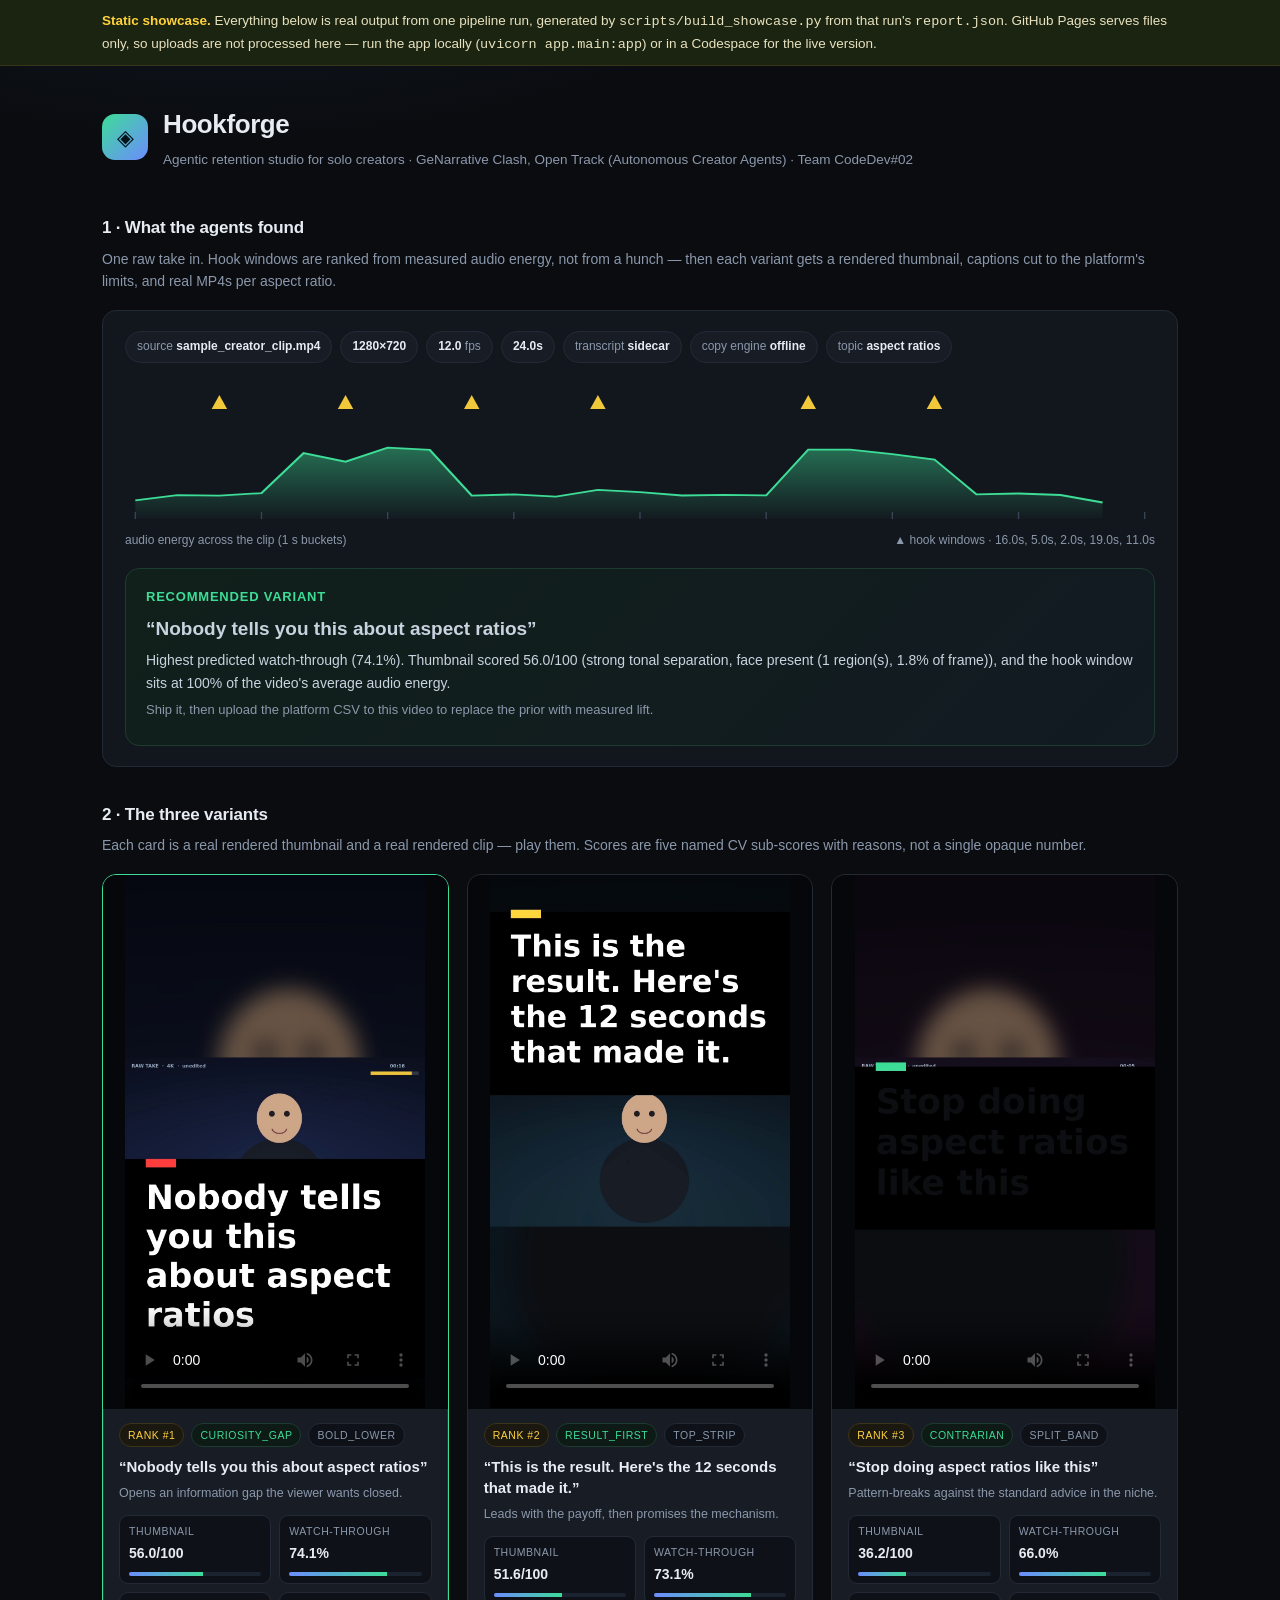
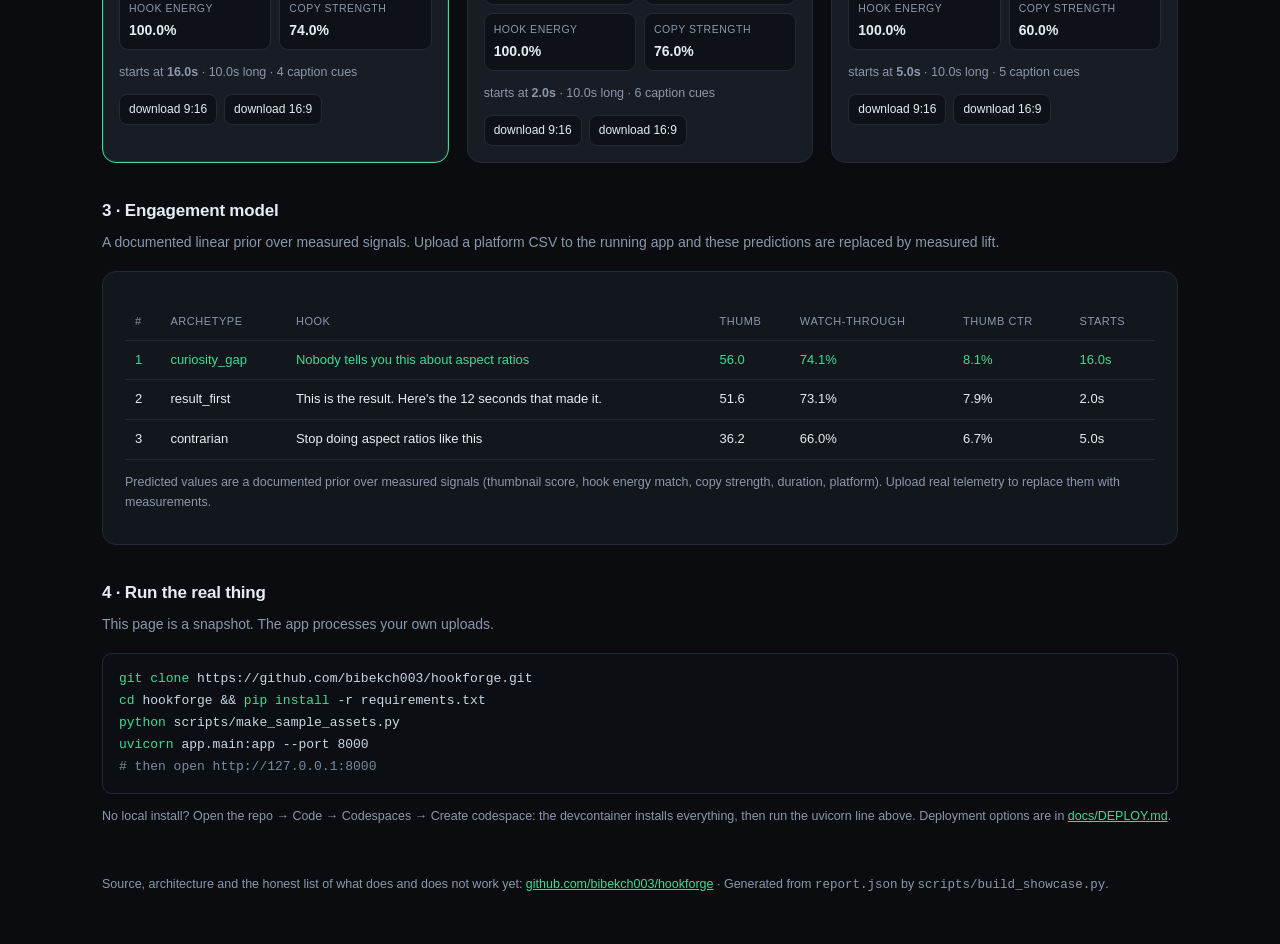
<file: index.html>
<!DOCTYPE html>
<html lang="en"><head>
<meta charset="utf-8"><meta name="viewport" content="width=device-width,initial-scale=1">
<title>Hookforge — output showcase</title>
<meta name="description" content="Real output from one Hookforge pipeline run: ranked hook
variants, rendered thumbnails, CV scores and platform-ready clips.">
<style>
:root{--bg:#0a0c10;--panel:#12161d;--panel2:#171c25;--line:#232a36;--text:#e7ecf3;
--muted:#8b98ab;--accent:#3ddc97;--accent2:#6c8cff;--warn:#ffd23d}
*{box-sizing:border-box}
body{margin:0;background:radial-gradient(1100px 560px at 18% -8%,#16202c 0%,var(--bg) 62%);
color:var(--text);font:16px/1.6 -apple-system,BlinkMacSystemFont,"Segoe UI",Inter,Roboto,sans-serif}
a{color:var(--accent)}
.wrap{max-width:1120px;margin:0 auto;padding:0 22px}
.banner{background:#1b2410;border-bottom:1px solid #3b3418;color:#e8e2c0;
font-size:13.5px;padding:10px 0}
.banner b{color:var(--warn)}
header{padding:38px 0 10px}
.logo{width:46px;height:46px;border-radius:13px;display:grid;place-items:center;
font-size:22px;background:linear-gradient(135deg,var(--accent),var(--accent2));color:#06121a}
.brandrow{display:flex;gap:15px;align-items:center}
h1{margin:0;font-size:26px;letter-spacing:-.4px}
.sub{color:var(--muted);font-size:13.5px;margin:3px 0 0}
h2{font-size:17px;margin:34px 0 6px;letter-spacing:-.2px}
.lede{color:var(--muted);font-size:14px;margin:0 0 18px}
.panel{background:var(--panel);border:1px solid var(--line);border-radius:14px;padding:20px 22px}
.meta{display:flex;flex-wrap:wrap;gap:8px;margin:0 0 14px}
.pill{font-size:12px;color:var(--muted);border:1px solid var(--line);background:var(--panel2);
border-radius:999px;padding:5px 11px}
.pill b{color:var(--text);font-weight:600}
svg{width:100%;height:150px;display:block}
.legend{color:var(--muted);font-size:12px;display:flex;justify-content:space-between;margin-top:4px}
.rec{background:linear-gradient(135deg,#10201a,#121a22);border:1px solid #1e3b30;
border-radius:14px;padding:18px 20px;margin-top:18px}
.rec h3{margin:0 0 8px;font-size:13px;letter-spacing:.06em;text-transform:uppercase;color:var(--accent)}
.rec .hook{font-size:19px;font-weight:650;margin:0 0 8px;line-height:1.35}
.rec p{margin:0 0 6px;font-size:14px;color:#c9d3e0}
.grid{display:grid;grid-template-columns:repeat(auto-fit,minmax(300px,1fr));gap:18px;margin-top:16px}
.card{background:var(--panel2);border:1px solid var(--line);border-radius:14px;overflow:hidden}
.card.win{border-color:var(--accent);box-shadow:inset 0 0 0 1px #1e3b30}
.vid{background:#05070a;display:flex;justify-content:center}
.vid video{width:100%;max-width:300px;height:auto;display:block}
.cardbody{padding:14px 16px 16px}
.badges{display:flex;gap:7px;margin-bottom:9px;flex-wrap:wrap}
.badge{font-size:10.5px;letter-spacing:.05em;text-transform:uppercase;padding:3px 8px;
border-radius:999px;border:1px solid #1e3b30;color:var(--accent);background:#0e1a15}
.badge.r{border-color:#3b3418;color:var(--warn);background:#1b1810}
.badge.s{border-color:var(--line);color:var(--muted);background:#0e1218}
.hooktxt{font-size:15px;font-weight:620;line-height:1.4;margin:0 0 6px}
.why{font-size:12.5px;color:var(--muted);margin:0 0 12px}
.scores{display:grid;grid-template-columns:1fr 1fr;gap:8px;margin-bottom:12px}
.sc{background:#0e1218;border:1px solid var(--line);border-radius:9px;padding:7px 9px}
.sc span{display:block;font-size:10.5px;letter-spacing:.05em;text-transform:uppercase;color:var(--muted)}
.sc b{font-size:14px}
.bar{height:4px;border-radius:4px;background:#1b2230;margin-top:6px;overflow:hidden}
.bar i{display:block;height:100%;background:linear-gradient(90deg,var(--accent2),var(--accent))}
.dl{display:flex;flex-wrap:wrap;gap:7px}
.dl a{font-size:12px;text-decoration:none;color:var(--text);border:1px solid var(--line);
border-radius:8px;padding:5px 9px;background:#0e1218}
.dl a:hover{border-color:var(--accent);color:var(--accent)}
table{width:100%;border-collapse:collapse;font-size:13px;margin-top:12px}
th,td{text-align:left;padding:9px 10px;border-bottom:1px solid var(--line);white-space:nowrap}
th{color:var(--muted);font-size:11px;text-transform:uppercase;letter-spacing:.05em;font-weight:500}
td.n{font-variant-numeric:tabular-nums}
tr.top td{color:var(--accent)}
.tw{overflow-x:auto}
.note{font-size:12.5px;color:var(--muted);margin-top:12px}
.cmds{background:#0b0f14;border:1px solid var(--line);border-radius:10px;padding:14px 16px;
overflow-x:auto;font:13px/1.7 ui-monospace,SFMono-Regular,Menlo,Consolas,monospace;color:#cbd6e4}
.cmds b{color:var(--accent);font-weight:500}
footer{color:var(--muted);font-size:12.5px;padding:36px 0 52px}
@media(max-width:640px){.scores{grid-template-columns:1fr}h1{font-size:21px}}
</style></head><body>

<div class="banner"><div class="wrap">
<b>Static showcase.</b> Everything below is real output from one pipeline run, generated by
<code>scripts/build_showcase.py</code> from that run's <code>report.json</code>. GitHub Pages
serves files only, so uploads are not processed here — run the app locally
(<code>uvicorn app.main:app</code>) or in a Codespace for the live version.
</div></div>

<header><div class="wrap"><div class="brandrow">
<div class="logo">◈</div>
<div><h1>Hookforge</h1>
<p class="sub">Agentic retention studio for solo creators · GeNarrative Clash, Open Track
(Autonomous Creator Agents) · Team CodeDev#02</p></div></div></div></header>

<div class="wrap">

<h2>1 · What the agents found</h2>
<p class="lede">One raw take in. Hook windows are ranked from measured audio energy, not from
a hunch — then each variant gets a rendered thumbnail, captions cut to the platform's limits,
and real MP4s per aspect ratio.</p>

<div class="panel">
  <div class="meta">
    <span class="pill">source <b>sample_creator_clip.mp4</b></span>
    <span class="pill"><b>1280×720</b></span>
    <span class="pill"><b>12.0</b> fps</span>
    <span class="pill"><b>24.0s</b></span>
    <span class="pill">transcript <b>sidecar</b></span>
    <span class="pill">copy engine <b>offline</b></span>
    <span class="pill">topic <b>aspect ratios</b></span>
  </div>
  <svg viewBox="0 0 800 150" preserveAspectRatio="none" role="img"
 aria-label="Audio energy across the clip with hook windows marked">
<defs><linearGradient id="g" x1="0" y1="0" x2="0" y2="1">
<stop offset="0%" stop-color="#3ddc97" stop-opacity="0.45"/>
<stop offset="100%" stop-color="#3ddc97" stop-opacity="0.02"/></linearGradient></defs>
<path d="M 8 142 L 8.0 123.4 L 40.7 118.2 L 73.3 118.7 L 106.0 116.1 L 138.7 76.1 L 171.3 84.7 L 204.0 70.6 L 236.7 72.9 L 269.3 118.6 L 302.0 117.4 L 334.7 119.7 L 367.3 112.8 L 400.0 115.1 L 432.7 118.5 L 465.3 117.8 L 498.0 118.4 L 530.7 72.6 L 563.3 72.7 L 596.0 77.1 L 628.7 82.5 L 661.3 117.4 L 694.0 116.5 L 726.7 118.0 L 759.3 125.5 L 759.3 142 Z" fill="url(#g)"/>
<path d="M 8.0 123.4 L 40.7 118.2 L 73.3 118.7 L 106.0 116.1 L 138.7 76.1 L 171.3 84.7 L 204.0 70.6 L 236.7 72.9 L 269.3 118.6 L 302.0 117.4 L 334.7 119.7 L 367.3 112.8 L 400.0 115.1 L 432.7 118.5 L 465.3 117.8 L 498.0 118.4 L 530.7 72.6 L 563.3 72.7 L 596.0 77.1 L 628.7 82.5 L 661.3 117.4 L 694.0 116.5 L 726.7 118.0 L 759.3 125.5" fill="none" stroke="#3ddc97" stroke-width="1.8"/>
<line x1="8.0" y1="142" x2="8.0" y2="135" stroke="#3a4658" stroke-width="1"/><line x1="106.0" y1="142" x2="106.0" y2="135" stroke="#3a4658" stroke-width="1"/><line x1="204.0" y1="142" x2="204.0" y2="135" stroke="#3a4658" stroke-width="1"/><line x1="302.0" y1="142" x2="302.0" y2="135" stroke="#3a4658" stroke-width="1"/><line x1="400.0" y1="142" x2="400.0" y2="135" stroke="#3a4658" stroke-width="1"/><line x1="498.0" y1="142" x2="498.0" y2="135" stroke="#3a4658" stroke-width="1"/><line x1="596.0" y1="142" x2="596.0" y2="135" stroke="#3a4658" stroke-width="1"/><line x1="694.0" y1="142" x2="694.0" y2="135" stroke="#3a4658" stroke-width="1"/><line x1="792.0" y1="142" x2="792.0" y2="135" stroke="#3a4658" stroke-width="1"/><polygon points="530.7,18 524.7,32 536.7,32" fill="#ffd23d" opacity="0.95"/><polygon points="171.3,18 165.3,32 177.3,32" fill="#ffd23d" opacity="0.95"/><polygon points="73.3,18 67.3,32 79.3,32" fill="#ffd23d" opacity="0.95"/><polygon points="628.7,18 622.7,32 634.7,32" fill="#ffd23d" opacity="0.95"/><polygon points="367.3,18 361.3,32 373.3,32" fill="#ffd23d" opacity="0.95"/><polygon points="269.3,18 263.3,32 275.3,32" fill="#ffd23d" opacity="0.95"/></svg>
  <div class="legend"><span>audio energy across the clip (1 s buckets)</span>
    <span>▲ hook windows ·
    16.0s, 5.0s, 2.0s, 19.0s, 11.0s</span></div>
  <div class="rec">
    <h3>Recommended variant</h3>
    <p class="hook">“Nobody tells you this about aspect ratios”</p>
    <p>Highest predicted watch-through (74.1%). Thumbnail scored 56.0/100 (strong tonal separation, face present (1 region(s), 1.8% of frame)), and the hook window sits at 100% of the video&#x27;s average audio energy.</p>
    <p style="color:var(--muted);font-size:13px">Ship it, then upload the platform CSV to this video to replace the prior with measured lift.</p>
  </div>
</div>

<h2>2 · The three variants</h2>
<p class="lede">Each card is a real rendered thumbnail and a real rendered clip — play them.
Scores are five named CV sub-scores with reasons, not a single opaque number.</p>
<div class="grid"><article class="card win"><div class="vid"><video controls preload="metadata" playsinline poster="showcase/assets/v1-dcc41c_thumb.jpg"><source src="showcase/assets/v1-dcc41c_youtube_shorts.mp4" type="video/mp4">Your browser cannot play this clip.</video></div>
<div class="cardbody">
  <div class="badges">
    <span class="badge r">rank #1</span>
    <span class="badge">curiosity_gap</span>
    <span class="badge s">bold_lower</span>
  </div>
  <p class="hooktxt">“Nobody tells you this about aspect ratios”</p>
  <p class="why">Opens an information gap the viewer wants closed.</p>
  <div class="scores">
    <div class="sc"><span>thumbnail</span><b>56.0/100</b>
      <div class="bar"><i style="width:56.0%"></i></div></div>
    <div class="sc"><span>watch-through</span><b>74.1%</b>
      <div class="bar"><i style="width:74%"></i></div></div>
    <div class="sc"><span>hook energy</span><b>100.0%</b></div>
    <div class="sc"><span>copy strength</span><b>74.0%</b></div>
  </div>
  <p class="why">starts at <b>16.0s</b> · 10.0s long ·
    4 caption cues</p>
  <div class="dl"><a href="showcase/assets/v1-dcc41c_youtube_shorts.mp4" download>download 9:16</a><a href="showcase/assets/v1-dcc41c_youtube.mp4" download>download 16:9</a></div>
</div></article><article class="card"><div class="vid"><video controls preload="metadata" playsinline poster="showcase/assets/v3-9c9be7_thumb.jpg"><source src="showcase/assets/v3-9c9be7_youtube_shorts.mp4" type="video/mp4">Your browser cannot play this clip.</video></div>
<div class="cardbody">
  <div class="badges">
    <span class="badge r">rank #2</span>
    <span class="badge">result_first</span>
    <span class="badge s">top_strip</span>
  </div>
  <p class="hooktxt">“This is the result. Here&#x27;s the 12 seconds that made it.”</p>
  <p class="why">Leads with the payoff, then promises the mechanism.</p>
  <div class="scores">
    <div class="sc"><span>thumbnail</span><b>51.6/100</b>
      <div class="bar"><i style="width:51.6%"></i></div></div>
    <div class="sc"><span>watch-through</span><b>73.1%</b>
      <div class="bar"><i style="width:73%"></i></div></div>
    <div class="sc"><span>hook energy</span><b>100.0%</b></div>
    <div class="sc"><span>copy strength</span><b>76.0%</b></div>
  </div>
  <p class="why">starts at <b>2.0s</b> · 10.0s long ·
    6 caption cues</p>
  <div class="dl"><a href="showcase/assets/v3-9c9be7_youtube_shorts.mp4" download>download 9:16</a><a href="showcase/assets/v3-9c9be7_youtube.mp4" download>download 16:9</a></div>
</div></article><article class="card"><div class="vid"><video controls preload="metadata" playsinline poster="showcase/assets/v2-5d83d4_thumb.jpg"><source src="showcase/assets/v2-5d83d4_youtube_shorts.mp4" type="video/mp4">Your browser cannot play this clip.</video></div>
<div class="cardbody">
  <div class="badges">
    <span class="badge r">rank #3</span>
    <span class="badge">contrarian</span>
    <span class="badge s">split_band</span>
  </div>
  <p class="hooktxt">“Stop doing aspect ratios like this”</p>
  <p class="why">Pattern-breaks against the standard advice in the niche.</p>
  <div class="scores">
    <div class="sc"><span>thumbnail</span><b>36.2/100</b>
      <div class="bar"><i style="width:36.2%"></i></div></div>
    <div class="sc"><span>watch-through</span><b>66.0%</b>
      <div class="bar"><i style="width:66%"></i></div></div>
    <div class="sc"><span>hook energy</span><b>100.0%</b></div>
    <div class="sc"><span>copy strength</span><b>60.0%</b></div>
  </div>
  <p class="why">starts at <b>5.0s</b> · 10.0s long ·
    5 caption cues</p>
  <div class="dl"><a href="showcase/assets/v2-5d83d4_youtube_shorts.mp4" download>download 9:16</a><a href="showcase/assets/v2-5d83d4_youtube.mp4" download>download 16:9</a></div>
</div></article></div>

<h2>3 · Engagement model</h2>
<p class="lede">A documented linear prior over measured signals. Upload a platform CSV to the
running app and these predictions are replaced by measured lift.</p>
<div class="panel"><div class="tw"><table>
<tr><th>#</th><th>archetype</th><th>hook</th><th>thumb</th><th>watch-through</th>
<th>thumb CTR</th><th>starts</th></tr><tr class="top">
<td class="n">1</td><td>curiosity_gap</td>
<td>Nobody tells you this about aspect ratios</td><td class="n">56.0</td>
<td class="n">74.1%</td>
<td class="n">8.1%</td>
<td class="n">16.0s</td></tr><tr class="">
<td class="n">2</td><td>result_first</td>
<td>This is the result. Here&#x27;s the 12 seconds that made it.</td><td class="n">51.6</td>
<td class="n">73.1%</td>
<td class="n">7.9%</td>
<td class="n">2.0s</td></tr><tr class="">
<td class="n">3</td><td>contrarian</td>
<td>Stop doing aspect ratios like this</td><td class="n">36.2</td>
<td class="n">66.0%</td>
<td class="n">6.7%</td>
<td class="n">5.0s</td></tr></table></div>
<p class="note">Predicted values are a documented prior over measured signals (thumbnail score, hook energy match, copy strength, duration, platform). Upload real telemetry to replace them with measurements.</p></div>

<h2>4 · Run the real thing</h2>
<p class="lede">This page is a snapshot. The app processes your own uploads.</p>
<div class="cmds"><b>git clone</b> https://github.com/bibekch003/hookforge.git
<br><b>cd</b> hookforge &amp;&amp; <b>pip install</b> -r requirements.txt
<br><b>python</b> scripts/make_sample_assets.py
<br><b>uvicorn</b> app.main:app --port 8000
<br><span style="color:#7d8a9c"># then open http://127.0.0.1:8000</span></div>
<p class="note">No local install? Open the repo → Code → Codespaces → Create codespace:
the devcontainer installs everything, then run the uvicorn line above. Deployment options are
in <a href="https://github.com/bibekch003/hookforge/blob/main/docs/DEPLOY.md">docs/DEPLOY.md</a>.</p>

</div>
<footer><div class="wrap">
Source, architecture and the honest list of what does and does not work yet:
<a href="https://github.com/bibekch003/hookforge">github.com/bibekch003/hookforge</a> ·
Generated from <code>report.json</code> by <code>scripts/build_showcase.py</code>.
</div></footer>
</body></html>
</file>
